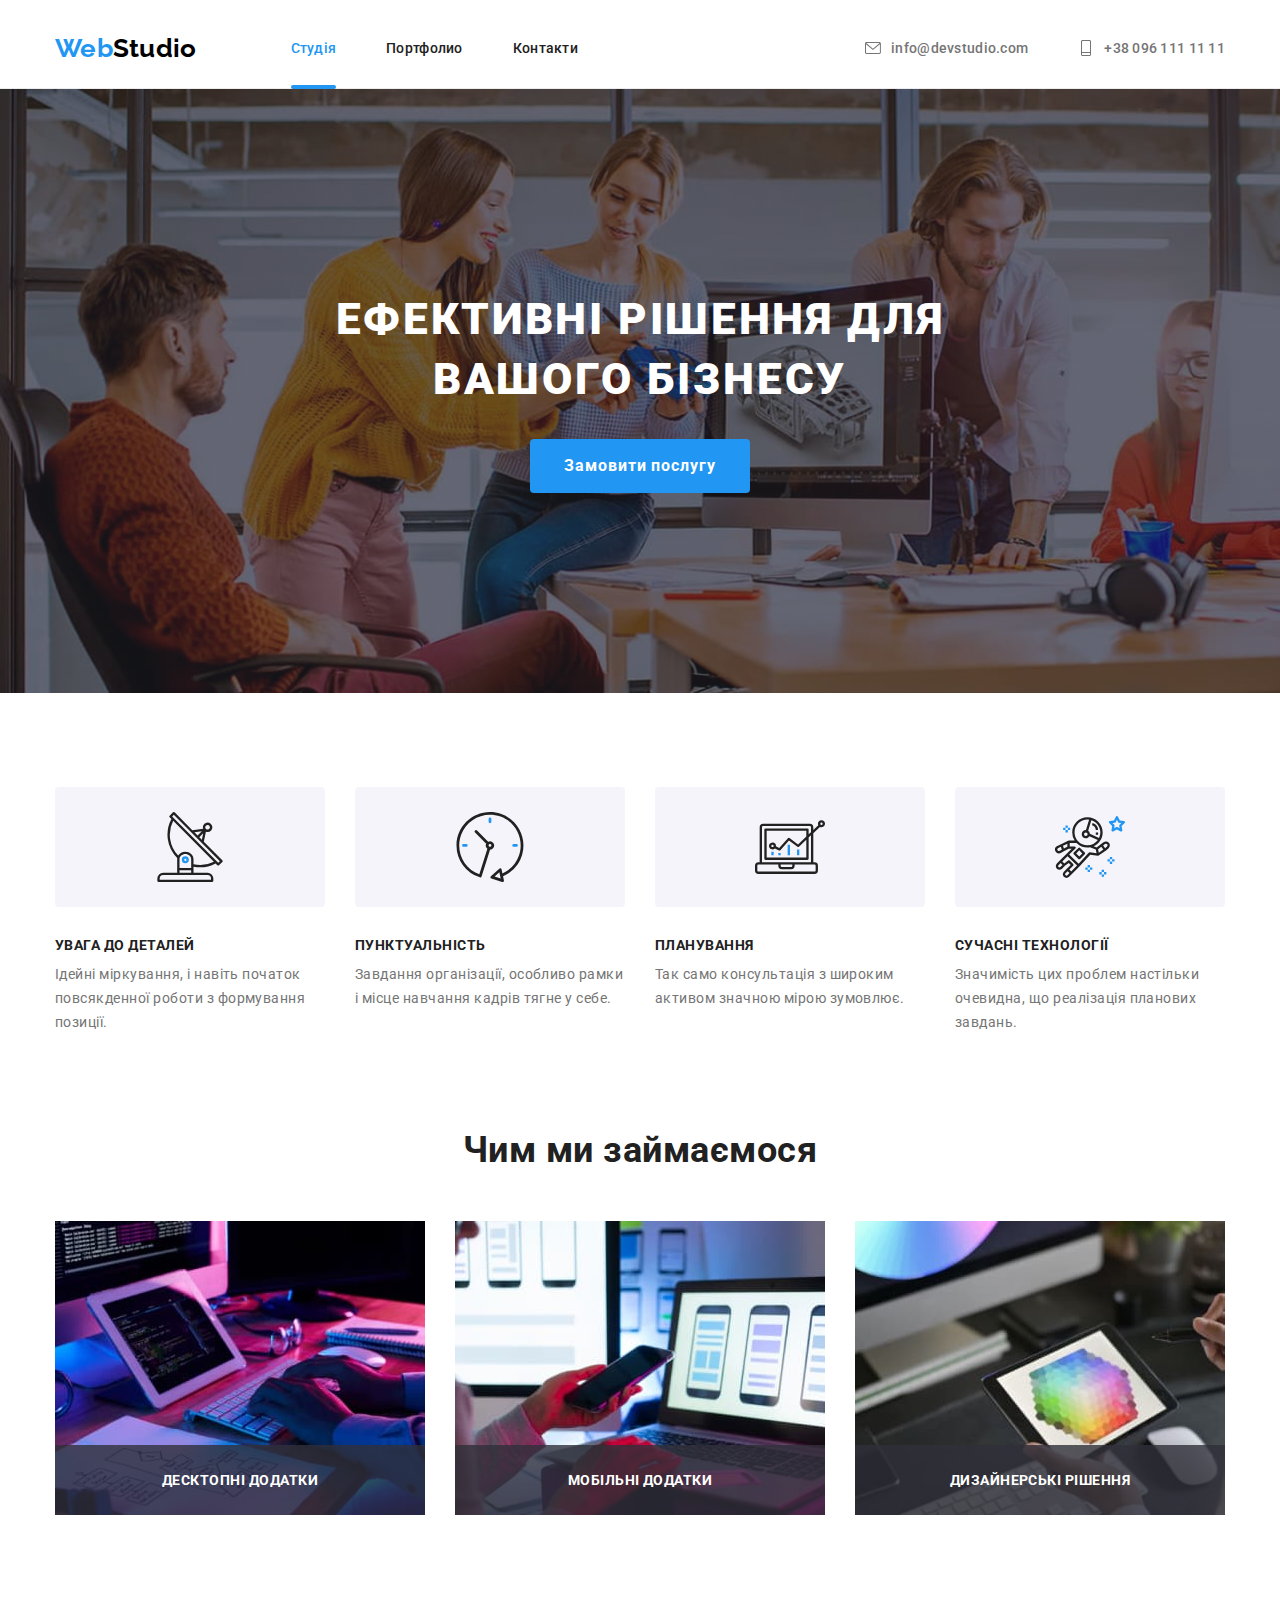
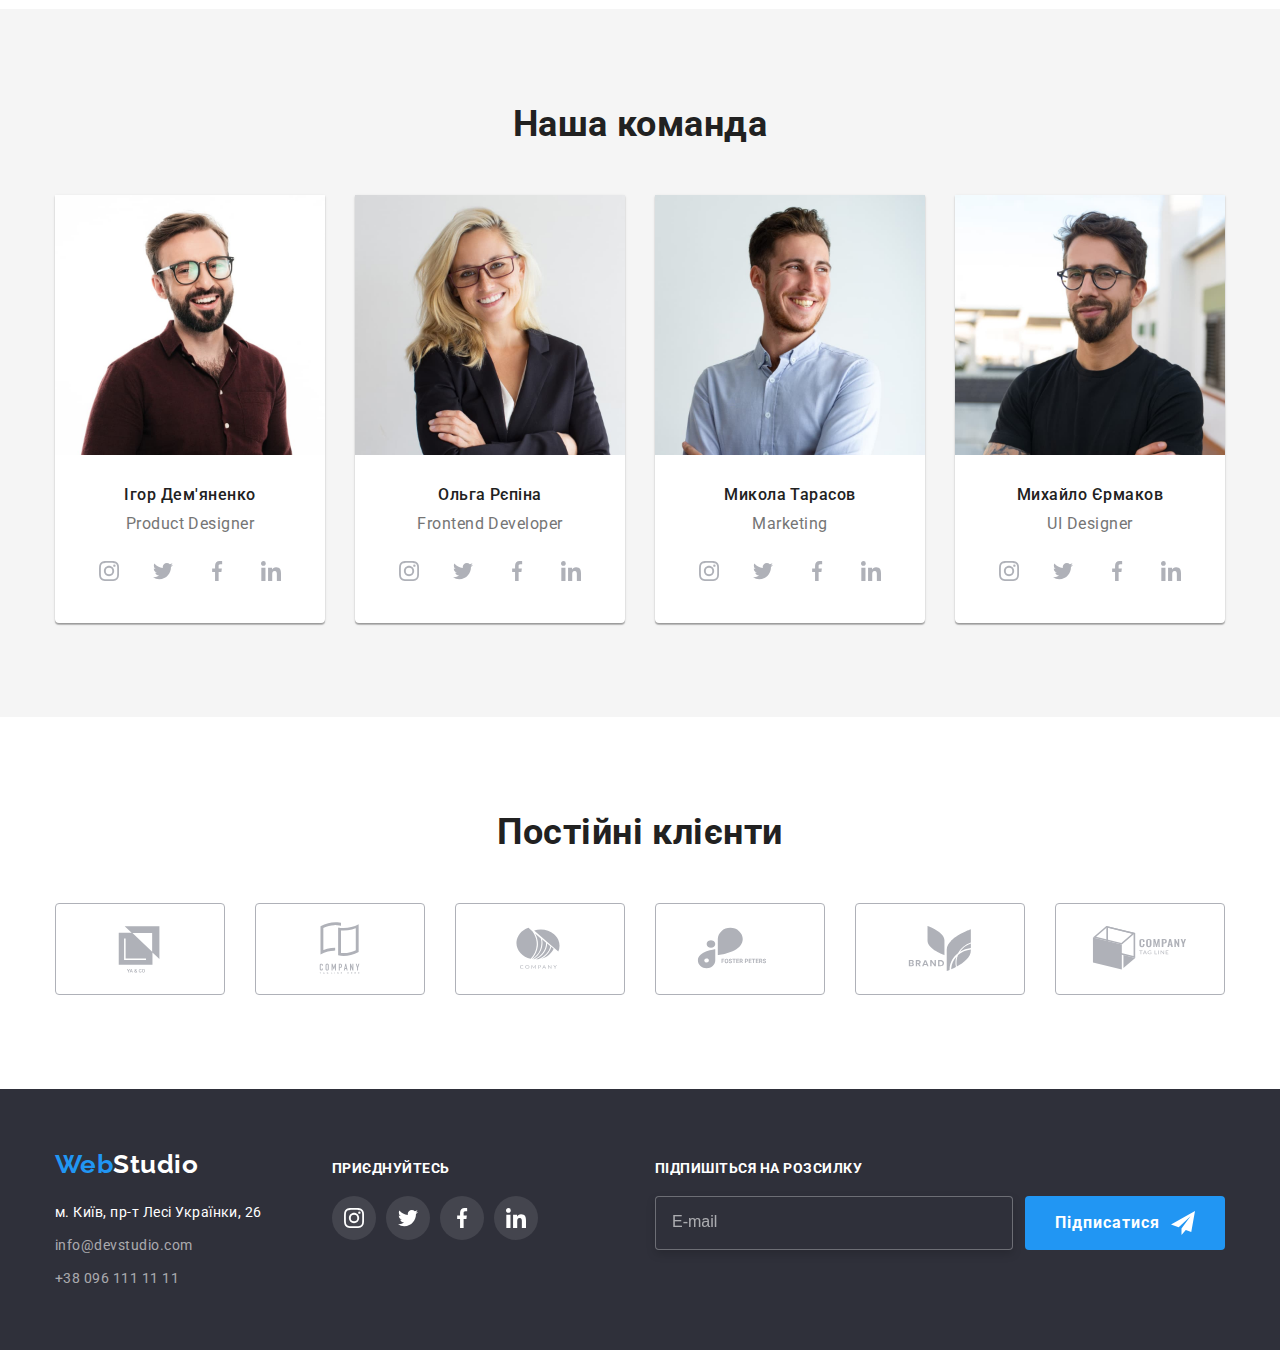
<file: index.html>
<!DOCTYPE html>
<html lang="uk">
  <head>
    <meta charset="UTF-8" />
    <meta http-equiv="X-UA-Compatible" content="IE=edge" />
    <meta name="viewport" content="width=device-width, initial-scale=1.0" />
    <link
      href="https://fonts.googleapis.com/css2?family=Raleway:wght@700&family=Roboto:wght@400;500;700;900&display=swap"
      rel="stylesheet"
    />
    <link
      rel="stylesheet"
      href="https://cdnjs.cloudflare.com/ajax/libs/modern-normalize/1.1.0/modern-normalize.min.css"
      integrity="sha512-wpPYUAdjBVSE4KJnH1VR1HeZfpl1ub8YT/NKx4PuQ5NmX2tKuGu6U/JRp5y+Y8XG2tV+wKQpNHVUX03MfMFn9Q=="
      crossorigin="anonymous"
      referrerpolicy="no-referrer"
    />
    <link rel="stylesheet" href="./css/main.min.css" />
    <title>Web Studio</title>
  </head>

  <body>
    <!--Шапка сайта-->
    <header class="page-header">
      <div class="container">
        <a class="logo link" lang="en" href="index.html"
          >Web<span class="logo--header">Studio</span></a
        >
        <nav class="navigation">
          <ul class="navigation__list list">
            <li class="navigation__item">
              <a class="navigation__link navigation__link--active link" href="./index.html"
                >Студія</a
              >
            </li>
            <li class="navigation__item">
              <a class="navigation__link link" href="./portfolio.html">Портфолио</a>
            </li>
            <li class="navigation__item">
              <a class="navigation__link link" href="">Контакти</a>
            </li>
          </ul>
        </nav>
        <ul class="contacts__list list">
          <li class="contacts__item">
            <a class="contacts__link link" href="mailto:info@devstudio.com"
              >info@devstudio.com
              <svg class="contacts__icon">
                <use href="./images/icons.svg#icon-email"></use>
              </svg>
            </a>
          </li>
          <li class="contacts__item">
            <a class="contacts__link link" href="tel:+380961111111"
              >+38 096 111 11 11
              <svg class="contacts__icon">
                <use href="./images/icons.svg#icon-telephone"></use>
              </svg>
            </a>
          </li>
        </ul>
      </div>
    </header>
    <main>
      <!--Герой-->
      <section class="hero">
        <div class="hero__container">
          <h1 class="hero__header">
            Ефективні рішення для <br />
            вашого бізнесу
          </h1>
          <button class="button button--hero" type="button" data-modal-open>
            Замовити послугу
          </button>
        </div>
      </section>
      <!--Переваги-->
      <section class="advantages">
        <div class="container">
          <h2 class="visually-hidden">Особливості</h2>
          <ul class="advantages__list list">
            <li class="advantages__item">
              <div class="advantages__container">
                <svg class="advantages__icon">
                  <use href="./images/icons.svg#icon-antenna"></use>
                </svg>
              </div>
              <h3 class="advantages__title">Увага до деталей</h3>
              <p class="advantages__description">
                Ідейні міркування, і навіть початок повсякденної роботи з формування позиції.
              </p>
            </li>
            <li class="advantages__item">
              <div class="advantages__container">
                <svg class="advantages__icon">
                  <use href="./images/icons.svg#icon-clock"></use>
                </svg>
              </div>
              <h3 class="advantages__title">Пунктуальність</h3>
              <p class="advantages__description">
                Завдання організації, особливо рамки і місце навчання кадрів тягне у себе.
              </p>
            </li>
            <li class="advantages__item">
              <div class="advantages__container">
                <svg class="advantages__icon">
                  <use href="./images/icons.svg#icon-diagram"></use>
                </svg>
              </div>
              <h3 class="advantages__title">Планування</h3>
              <p class="advantages__description">
                Так само консультація з широким активом значною мірою зумовлює.
              </p>
            </li>
            <li class="advantages__item">
              <div class="advantages__container">
                <svg class="advantages__icon">
                  <use href="./images/icons.svg#icon-astronaut"></use>
                </svg>
              </div>
              <h3 class="advantages__title">Сучасні технології</h3>
              <p class="advantages__description">
                Значимість цих проблем настільки очевидна, що реалізація планових завдань.
              </p>
            </li>
          </ul>
        </div>
      </section>
      <!--Чим ми займаємося-->
      <section class="specialization basic-section">
        <div class="container">
          <h2 class="basic-header">Чим ми займаємося</h2>
          <ul class="specialization__list list">
            <li class="specialization__item">
              <img src="./images/box_1.jpg" alt="Розробка сайтів для ПК" width="370" height="294" />
              <div class="specialization__card">
                <p class="specialization__description">Десктопні додатки</p>
              </div>
            </li>
            <li class="specialization__item">
              <img
                src="./images/box_2.jpg"
                alt="Розробка мобільної версії сайтів"
                width="370"
                height="294"
              />
              <div class="specialization__card">
                <p class="specialization__description">Мобільні додатки</p>
              </div>
            </li>
            <li class="specialization__item">
              <img
                src="./images/box_3.jpg"
                alt="Розробка версії сайтів для планшетів"
                width="370"
                height="294"
              />
              <div class="specialization__card">
                <p class="specialization__description">Дизайнерські рішення</p>
              </div>
            </li>
          </ul>
        </div>
      </section>
      <!--Наша команда-->
      <section class="team basic-section">
        <div class="container">
          <h2 class="basic-header">Наша команда</h2>
          <ul class="team__list list">
            <li class="team__item">
              <img
                src="./images/team_card_1.jpg"
                alt="фото Ігор Дем'яненко"
                width="270"
                height="260"
              />
              <div class="team__card">
                <h3 class="team__name">Ігор Дем'яненко</h3>
                <p class="team__position" lang="en">Product Designer</p>
                <ul class="social-networks list">
                  <li class="social-networks__item">
                    <a
                      class="social-networks__link"
                      href="https://www.instagram.com/"
                      lang="en"
                      aria-label="ikon instagram"
                      target="_blank"
                      rel="noopener noreferrer nofollow"
                    >
                      <svg class="social-networks__icon">
                        <use href="./images/icons.svg#icon-instagram"></use>
                      </svg>
                    </a>
                  </li>
                  <li class="social-networks__item">
                    <a
                      class="social-networks__link"
                      href="https://twitter.com/"
                      lang="en"
                      aria-label="ikon twitter"
                      target="_blank"
                      rel="noopener noreferrer nofollow"
                    >
                      <svg class="social-networks__icon">
                        <use href="./images/icons.svg#icon-twitter"></use>
                      </svg>
                    </a>
                  </li>
                  <li class="social-networks__item">
                    <a
                      class="social-networks__link"
                      href="https://www.facebook.com/"
                      lang="en"
                      aria-label="ikon facebook"
                      target="_blank"
                      rel="noopener noreferrer nofollow"
                    >
                      <svg class="social-networks__icon">
                        <use href="./images/icons.svg#icon-facebook"></use>
                      </svg>
                    </a>
                  </li>
                  <li class="social-networks__item">
                    <a
                      class="social-networks__link"
                      href="https://ua.linkedin.com/"
                      lang="en"
                      aria-label="ikon linkedin"
                      target="_blank"
                      rel="noopener noreferrer nofollow"
                    >
                      <svg class="social-networks__icon">
                        <use href="./images/icons.svg#icon-linkedin"></use>
                      </svg>
                    </a>
                  </li>
                </ul>
              </div>
            </li>
            <li class="team__item">
              <img
                src="./images/team_card_2.jpg"
                alt="фото Ольга Рєпіна"
                width="270"
                height="260"
              />
              <div class="team__card">
                <h3 class="team__name">Ольга Рєпіна</h3>
                <p class="team__position" lang="en">Frontend Developer</p>
                <ul class="social-networks list">
                  <li class="social-networks__item">
                    <a
                      class="social-networks__link"
                      href="https://www.instagram.com/"
                      lang="en"
                      aria-label="ikon instagram"
                      target="_blank"
                      rel="noopener noreferrer nofollow"
                    >
                      <svg class="social-networks__icon">
                        <use href="./images/icons.svg#icon-instagram"></use>
                      </svg>
                    </a>
                  </li>
                  <li class="social-networks__item">
                    <a
                      class="social-networks__link"
                      href="https://twitter.com/"
                      lang="en"
                      aria-label="ikon twitter"
                      target="_blank"
                      rel="noopener noreferrer nofollow"
                    >
                      <svg class="social-networks__icon">
                        <use href="./images/icons.svg#icon-twitter"></use>
                      </svg>
                    </a>
                  </li>
                  <li class="social-networks__item">
                    <a
                      class="social-networks__link"
                      href="https://www.facebook.com/"
                      lang="en"
                      aria-label="ikon facebook"
                      target="_blank"
                      rel="noopener noreferrer nofollow"
                    >
                      <svg class="social-networks__icon">
                        <use href="./images/icons.svg#icon-facebook"></use>
                      </svg>
                    </a>
                  </li>
                  <li class="social-networks__item">
                    <a
                      class="social-networks__link"
                      href="https://ua.linkedin.com/"
                      lang="en"
                      aria-label="ikon linkedin"
                      target="_blank"
                      rel="noopener noreferrer nofollow"
                    >
                      <svg class="social-networks__icon">
                        <use href="./images/icons.svg#icon-linkedin"></use>
                      </svg>
                    </a>
                  </li>
                </ul>
              </div>
            </li>
            <li class="team__item">
              <img
                src="./images/team_card_3.jpg"
                alt="фото Микола Тарасов"
                width="270"
                height="260"
              />
              <div class="team__card">
                <h3 class="team__name">Микола Тарасов</h3>
                <p class="team__position" lang="en">Marketing</p>
                <ul class="social-networks list">
                  <li class="social-networks__item">
                    <a
                      class="social-networks__link"
                      href="https://www.instagram.com/"
                      lang="en"
                      aria-label="ikon instagram"
                      target="_blank"
                      rel="noopener noreferrer nofollow"
                    >
                      <svg class="social-networks__icon">
                        <use href="./images/icons.svg#icon-instagram"></use>
                      </svg>
                    </a>
                  </li>
                  <li class="social-networks__item">
                    <a
                      class="social-networks__link"
                      href="https://twitter.com/"
                      lang="en"
                      aria-label="ikon twitter"
                      target="_blank"
                      rel="noopener noreferrer nofollow"
                    >
                      <svg class="social-networks__icon">
                        <use href="./images/icons.svg#icon-twitter"></use>
                      </svg>
                    </a>
                  </li>
                  <li class="social-networks__item">
                    <a
                      class="social-networks__link"
                      href="https://www.facebook.com/"
                      lang="en"
                      aria-label="ikon facebook"
                      target="_blank"
                      rel="noopener noreferrer nofollow"
                    >
                      <svg class="social-networks__icon">
                        <use href="./images/icons.svg#icon-facebook"></use>
                      </svg>
                    </a>
                  </li>
                  <li class="social-networks__item">
                    <a
                      class="social-networks__link"
                      href="https://ua.linkedin.com/"
                      lang="en"
                      aria-label="ikon linkedin"
                      target="_blank"
                      rel="noopener noreferrer nofollow"
                    >
                      <svg class="social-networks__icon">
                        <use href="./images/icons.svg#icon-linkedin"></use>
                      </svg>
                    </a>
                  </li>
                </ul>
              </div>
            </li>
            <li class="team__item">
              <img
                src="./images/team_card_4.jpg"
                alt="фото Михайло Єрмаков"
                width="270"
                height="260"
              />
              <div class="team__card">
                <h3 class="team__name">Михайло Єрмаков</h3>
                <p class="team__position" lang="en">UI Designer</p>
                <ul class="social-networks list">
                  <li class="social-networks__item">
                    <a
                      class="social-networks__link"
                      href="https://www.instagram.com/"
                      lang="en"
                      aria-label="ikon instagram"
                      target="_blank"
                      rel="noopener noreferrer nofollow"
                    >
                      <svg class="social-networks__icon">
                        <use href="./images/icons.svg#icon-instagram"></use>
                      </svg>
                    </a>
                  </li>
                  <li class="social-networks__item">
                    <a
                      class="social-networks__link"
                      href="https://twitter.com/"
                      lang="en"
                      aria-label="ikon twitter"
                      target="_blank"
                      rel="noopener noreferrer nofollow"
                    >
                      <svg class="social-networks__icon">
                        <use href="./images/icons.svg#icon-twitter"></use>
                      </svg>
                    </a>
                  </li>
                  <li class="social-networks__item">
                    <a
                      class="social-networks__link"
                      href="https://www.facebook.com/"
                      lang="en"
                      aria-label="ikon facebook"
                      target="_blank"
                      rel="noopener noreferrer nofollow"
                    >
                      <svg class="social-networks__icon">
                        <use href="./images/icons.svg#icon-facebook"></use>
                      </svg>
                    </a>
                  </li>
                  <li class="social-networks__item">
                    <a
                      class="social-networks__link"
                      href="https://ua.linkedin.com/"
                      lang="en"
                      aria-label="ikon linkedin"
                      target="_blank"
                      rel="noopener noreferrer nofollow"
                    >
                      <svg class="social-networks__icon">
                        <use href="./images/icons.svg#icon-linkedin"></use>
                      </svg>
                    </a>
                  </li>
                </ul>
              </div>
            </li>
          </ul>
        </div>
      </section>
      <!-- Клієнти -->
      <section class="clients basic-section">
        <div class="container">
          <h2 class="basic-header">Постійні клієнти</h2>
          <ul class="clients__list list">
            <li class="clients__item">
              <a class="clients__link" href="">
                <svg class="clients__icon">
                  <use href="./images/icons.svg#icon-client_1"></use>
                </svg>
              </a>
            </li>
            <li class="clients__item">
              <a class="clients__link" href="">
                <svg class="clients__icon">
                  <use href="./images/icons.svg#icon-client_2"></use>
                </svg>
              </a>
            </li>
            <li class="clients__item">
              <a class="clients__link" href="">
                <svg class="clients__icon">
                  <use href="./images/icons.svg#icon-client_3"></use>
                </svg>
              </a>
            </li>
            <li class="clients__item">
              <a class="clients__link" href="">
                <svg class="clients__icon">
                  <use href="./images/icons.svg#icon-client_4"></use>
                </svg>
              </a>
            </li>
            <li class="clients__item">
              <a class="clients__link" href="">
                <svg class="clients__icon">
                  <use href="./images/icons.svg#icon-client_5"></use>
                </svg>
              </a>
            </li>
            <li class="clients__item">
              <a class="clients__link" href="">
                <svg class="clients__icon">
                  <use href="./images/icons.svg#icon-client_6"></use>
                </svg>
              </a>
            </li>
          </ul>
        </div>
      </section>
    </main>
    <!--Підвал-->
    <footer class="page-footer">
      <div class="container">
        <div class="footer-contacts-container">
          <a class="logo link" lang="en" href="index.html"
            >Web<span class="logo--footer">Studio</span></a
          >
          <address class="footer-contacts">
            <ul class="footer-contacts__list list">
              <li class="footer-contacts__item">
                <a
                  class="footer-contacts__link_map link"
                  href="https://goo.gl/maps/CPtrU1FHBa2aNyZL9"
                  target="_blank"
                  rel="noopener noreferrer nofollow"
                  >м. Київ, пр-т Лесі Українки, 26</a
                >
              </li>
              <li class="footer-contacts__item">
                <a class="footer-contacts__link link" href="mailto:info@devstudio.com"
                  >info@devstudio.com</a
                >
              </li>
              <li class="footer-contacts__item">
                <a class="footer-contacts__link link" href="tel:+380961111111">+38 096 111 11 11</a>
              </li>
            </ul>
          </address>
        </div>
        <div class="footer-social-container">
          <strong class="footer-header">Приєднуйтесь</strong>
          <ul class="social-networks list">
            <li class="social-networks__item">
              <a
                class="social-networks__link social-networks__link-footer"
                href="https://www.instagram.com/"
                lang="en"
                aria-label="ikon instagram"
                target="_blank"
                rel="noopener noreferrer nofollow"
              >
                <svg class="social-networks__icon social-networks__icon_footer">
                  <use href="./images/icons.svg#icon-instagram"></use>
                </svg>
              </a>
            </li>
            <li class="social-networks__item">
              <a
                class="social-networks__link social-networks__link-footer"
                href="https://twitter.com/"
                lang="en"
                aria-label="ikon twitter"
                target="_blank"
                rel="noopener noreferrer nofollow"
              >
                <svg class="social-networks__icon social-networks__icon_footer">
                  <use href="./images/icons.svg#icon-twitter"></use>
                </svg>
              </a>
            </li>
            <li class="social-networks__item">
              <a
                class="social-networks__link social-networks__link-footer"
                href="https://www.facebook.com/"
                lang="en"
                aria-label="ikon facebook"
                target="_blank"
                rel="noopener noreferrer nofollow"
              >
                <svg class="social-networks__icon social-networks__icon_footer">
                  <use href="./images/icons.svg#icon-facebook"></use>
                </svg>
              </a>
            </li>
            <li class="social-networks__item">
              <a
                class="social-networks__link social-networks__link-footer"
                href="https://ua.linkedin.com/"
                lang="en"
                aria-label="ikon linkedin"
                target="_blank"
                rel="noopener noreferrer nofollow"
              >
                <svg class="social-networks__icon social-networks__icon_footer">
                  <use href="./images/icons.svg#icon-linkedin"></use>
                </svg>
              </a>
            </li>
          </ul>
        </div>
        <form class="footer-form">
          <strong class="footer-header">Підпишіться на розсилку</strong>
          <div class="footer-form__position">
            <input
              class="footer-form__input"
              type="email"
              name="user_email"
              placeholder="E-mail"
              required
            />
            <button class="button button--footer-form" type="submit">
              Підписатися
              <svg class="button--footer-form-icon">
                <use href="./images/icons.svg#icon-send"></use>
              </svg>
            </button>
          </div>
        </form>
      </div>
    </footer>
    <div class="backdrop is-hidden" data-modal>
      <div class="modal-window">
        <button class="modal-window__close-button" type="button" data-modal-close>
          <svg class="modal-window__close-icon">
            <use href="./images/icons.svg#icon-close"></use>
          </svg>
        </button>
        <p class="modal-form-header">Залиште свої дані, ми вам передзвонимо</p>
        <form class="modal-form">
          <label class="modal-form__field">
            <span class="modal-form__name">Ім'я</span>
            <span class="modal-form__position">
              <input
                class="modal-form__input"
                type="text"
                required
                pattern="[a-zA-Zа-яА-ЯіІїЇ]+"
                name="user_name"
              />
              <svg class="modal-form__icon" width="18px" height="18px">
                <use href="./images/icons.svg#icon-form-name"></use>
              </svg>
            </span>
          </label>
          <label class="modal-form__field">
            <span class="modal-form__name">Телефон</span>
            <span class="modal-form__position">
              <input
                class="modal-form__input"
                type="tel"
                required
                pattern="[0-9]{3}-[0-9]{3}-[0-9]{2}-[0-9]{2}"
                title="xxx-xxx-xx-xx"
                name="user_phone"
              />
              <svg class="modal-form__icon" width="18px" height="18px">
                <use href="./images/icons.svg#icon-form-phone"></use>
              </svg>
            </span>
          </label>
          <label class="modal-form__field">
            <span class="modal-form__name">Пошта</span>
            <span class="modal-form__position">
              <input class="modal-form__input" type="email" name="user_email" />
              <svg class="modal-form__icon" width="18px" height="18px">
                <use href="./images/icons.svg#icon-form-email"></use>
              </svg>
            </span>
          </label>
          <label class="modal-form__message">
            <span class="modal-form__name">Коментар</span>
            <textarea
              class="modal-form__user-message"
              name="user_message"
              placeholder="Введіть текст"
            ></textarea>
          </label>
          <label class="modal-form__check">
            <input
              class="modal-form__base-checkbox"
              type="checkbox"
              name="privacy_policy"
              required
            />
            <svg class="modal-form__custom-checkbox">
              <use
                class="modal-form__custom-checkbox--on"
                href="./images/icons.svg#icon-check"
              ></use></svg
            >Погоджуюся з розсилкою та приймаю
            <a href="" class="modal-form__privacy-policy">Умови договору</a>
          </label>
          <button class="button button--form" type="submit">Відправити</button>
        </form>
      </div>
    </div>
    <script src="./js/modal.js"></script>
  </body>
</html>
</file>
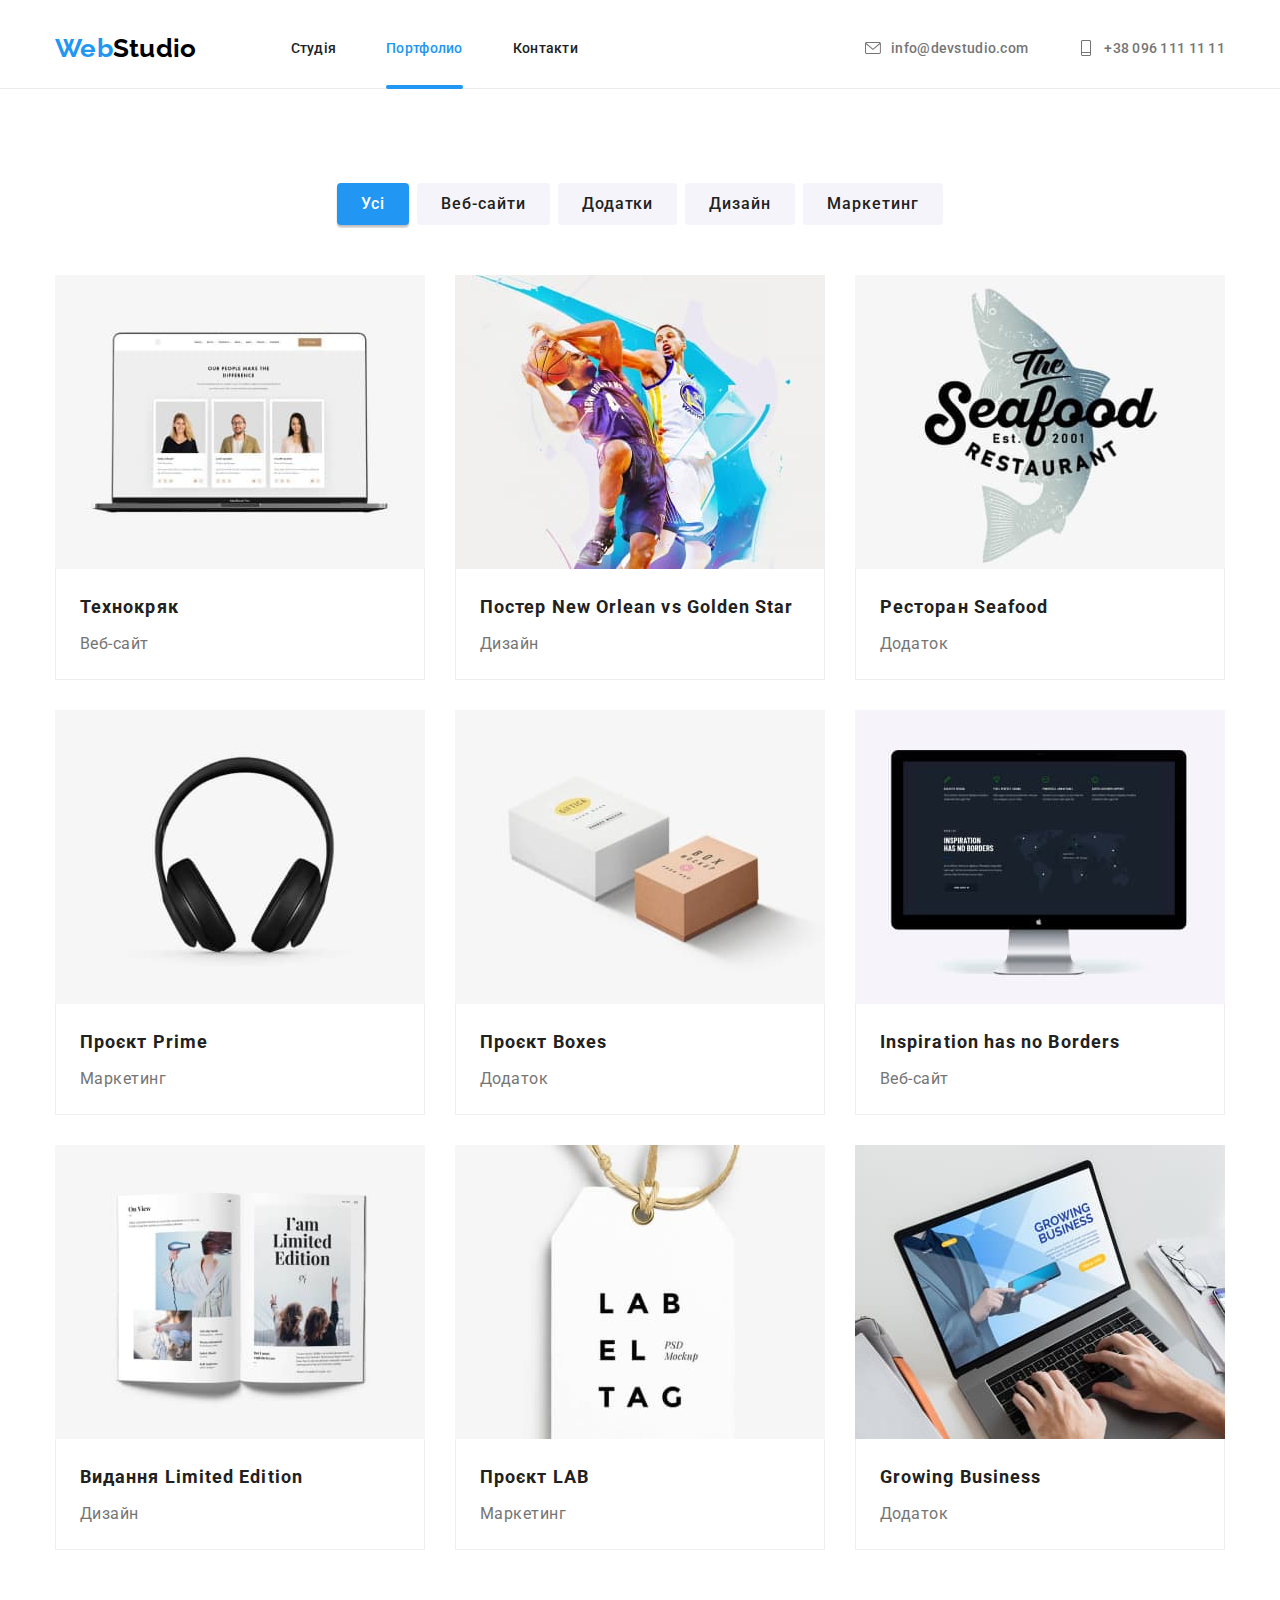
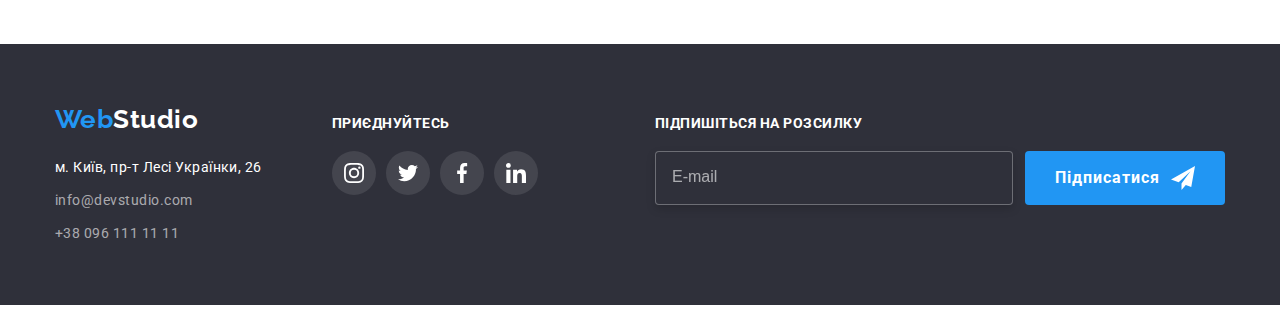
<file: portfolio.html>
<!DOCTYPE html>
<html lang="uk">
  <head>
    <meta charset="UTF-8" />
    <meta http-equiv="X-UA-Compatible" content="IE=edge" />
    <meta name="viewport" content="width=device-width, initial-scale=1.0" />
    <link
      href="https://fonts.googleapis.com/css2?family=Raleway:wght@700&family=Roboto:wght@400;500;700;900&display=swap"
      rel="stylesheet"
    />
    <link
      rel="stylesheet"
      href="https://cdnjs.cloudflare.com/ajax/libs/modern-normalize/1.1.0/modern-normalize.min.css"
      integrity="sha512-wpPYUAdjBVSE4KJnH1VR1HeZfpl1ub8YT/NKx4PuQ5NmX2tKuGu6U/JRp5y+Y8XG2tV+wKQpNHVUX03MfMFn9Q=="
      crossorigin="anonymous"
      referrerpolicy="no-referrer"
    />
    <link rel="stylesheet" href="./css/main.min.css" />
    <title>Portfolio</title>
  </head>

  <body>
    <!--Шапка сайта-->
    <header class="page-header">
      <div class="container">
        <a class="logo link" lang="en" href="index.html"
          >Web<span class="logo--header">Studio</span></a
        >
        <nav class="navigation">
          <ul class="navigation__list list">
            <li class="navigation__item">
              <a class="navigation__link link" href="./index.html">Студія</a>
            </li>
            <li class="navigation__item">
              <a class="navigation__link navigation__link--active link" href="./portfolio.html"
                >Портфолио</a
              >
            </li>
            <li class="navigation__item">
              <a class="navigation__link link" href="">Контакти</a>
            </li>
          </ul>
        </nav>
        <ul class="contacts__list list">
          <li class="contacts__item">
            <a class="contacts__link link" href="mailto:info@devstudio.com"
              >info@devstudio.com
              <svg class="contacts__icon">
                <use href="./images/icons.svg#icon-email"></use>
              </svg>
            </a>
          </li>
          <li class="contacts__item">
            <a class="contacts__link link" href="tel:+380961111111"
              >+38 096 111 11 11
              <svg class="contacts__icon">
                <use href="./images/icons.svg#icon-telephone"></use>
              </svg>
            </a>
          </li>
        </ul>
      </div>
    </header>
    <main>
      <section class="projects basic-section">
        <div class="container">
          <h1 class="visually-hidden">Проекти</h1>
          <ul class="selection-buttons list">
            <li class="selection-buttons__item">
              <button class="button selection-buttons__projects button--current" type="button">
                Усі
              </button>
            </li>
            <li class="selection-buttons__item">
              <button class="button selection-buttons__projects" type="button">Веб-сайти</button>
            </li>
            <li class="selection-buttons__item">
              <button class="button selection-buttons__projects" type="button">Додатки</button>
            </li>
            <li class="selection-buttons__item">
              <button class="button selection-buttons__projects" type="button">Дизайн</button>
            </li>
            <li class="selection-buttons__item">
              <button class="button selection-buttons__projects" type="button">Маркетинг</button>
            </li>
          </ul>
          <ul class="projects-list list">
            <li class="projects-list__item">
              <a class="link projects-list__link" href="">
                <div class="position-description">
                  <img src="./images/portfolio_1.jpg" alt="Технокряк" width="370" height="294" />
                  <div class="description">
                    <p class="description__text">
                      Ресурс пропонує комплексні пропозиції з різним рівнем функціоналу та сервісів.
                      Все це дозволить відвідувачу отримати вичерпні відомості про компанію чи
                      приватну особу.
                    </p>
                  </div>
                </div>
                <div class="short-description">
                  <h2 class="short-description__title">Технокряк</h2>
                  <p class="short-description__text">Веб-сайт</p>
                </div>
              </a>
            </li>
            <li class="projects-list__item">
              <a class="link projects-list__link" href="">
                <div class="position-description">
                  <img
                    src="./images/portfolio_2.jpg"
                    alt="Постер New Orlean vs Golden Star"
                    width="370"
                    height="294"
                  />
                  <div class="description">
                    <p class="description__text">
                      Ресурс пропонує комплексні пропозиції з різним рівнем функціоналу та сервісів.
                      Все це дозволить відвідувачу отримати вичерпні відомості про компанію чи
                      приватну особу.
                    </p>
                  </div>
                </div>
                <div class="short-description">
                  <h2 class="short-description__title">
                    Постер <span lang="en">New Orlean vs Golden Star</span>
                  </h2>
                  <p class="short-description__text">Дизайн</p>
                </div>
              </a>
            </li>
            <li class="projects-list__item">
              <a class="link projects-list__link" href="">
                <div class="position-description">
                  <img
                    src="./images/portfolio_3.jpg"
                    alt="Ресторан Seafood"
                    width="370"
                    height="294"
                  />
                  <div class="description">
                    <p class="description__text">
                      Ресурс пропонує комплексні пропозиції з різним рівнем функціоналу та сервісів.
                      Все це дозволить відвідувачу отримати вичерпні відомості про компанію чи
                      приватну особу.
                    </p>
                  </div>
                </div>
                <div class="short-description">
                  <h2 class="short-description__title">Ресторан <span lang="en">Seafood</span></h2>
                  <p class="short-description__text">Додаток</p>
                </div>
              </a>
            </li>
            <li class="projects-list__item">
              <a class="link projects-list__linkk" href="">
                <div class="position-description">
                  <img src="./images/portfolio_4.jpg" alt="Проєкт Prime" width="370" height="294" />
                  <div class="description">
                    <p class="description__text">
                      Ресурс пропонує комплексні пропозиції з різним рівнем функціоналу та сервісів.
                      Все це дозволить відвідувачу отримати вичерпні відомості про компанію чи
                      приватну особу.
                    </p>
                  </div>
                </div>
                <div class="short-description">
                  <h2 class="short-description__title">Проєкт <span lang="en">Prime</span></h2>
                  <p class="short-description__text">Маркетинг</p>
                </div>
              </a>
            </li>
            <li class="projects-list__item">
              <a class="link projects-list__link" href="">
                <div class="position-description">
                  <img src="./images/portfolio_5.jpg" alt="Проєкт Boxes" width="370" height="294" />
                  <div class="description">
                    <p class="description__text">
                      Ресурс пропонує комплексні пропозиції з різним рівнем функціоналу та сервісів.
                      Все це дозволить відвідувачу отримати вичерпні відомості про компанію чи
                      приватну особу.
                    </p>
                  </div>
                </div>
                <div class="short-description">
                  <h2 class="short-description__title">Проєкт <span lang="en">Boxes</span></h2>
                  <p class="short-description__text">Додаток</p>
                </div>
              </a>
            </li>
            <li class="projects-list__item">
              <a class="link projects-list__link" href="">
                <div class="position-description">
                  <img
                    src="./images/portfolio_6.jpg"
                    alt="Inspiration has no Borders"
                    width="370"
                    height="294"
                  />
                  <div class="description">
                    <p class="description__text">
                      Ресурс пропонує комплексні пропозиції з різним рівнем функціоналу та сервісів.
                      Все це дозволить відвідувачу отримати вичерпні відомості про компанію чи
                      приватну особу.
                    </p>
                  </div>
                </div>
                <div class="short-description">
                  <h2 class="short-description__title" lang="en">Inspiration has no Borders</h2>
                  <p class="short-description__text">Веб-сайт</p>
                </div>
              </a>
            </li>
            <li class="projects-list__item">
              <a class="link projects-list__link" href="">
                <div class="position-description">
                  <img
                    src="./images/portfolio_7.jpg"
                    alt="Видання Limited Edition"
                    width="370"
                    height="294"
                  />
                  <div class="description">
                    <p class="description__text">
                      Ресурс пропонує комплексні пропозиції з різним рівнем функціоналу та сервісів.
                      Все це дозволить відвідувачу отримати вичерпні відомості про компанію чи
                      приватну особу.
                    </p>
                  </div>
                </div>
                <div class="short-description">
                  <h2 class="short-description__title">
                    Видання <span lang="en">Limited Edition</span>
                  </h2>
                  <p class="short-description__text">Дизайн</p>
                </div>
              </a>
            </li>
            <li class="projects-list__item">
              <a class="link projects-list__link" href="">
                <div class="position-description">
                  <img src="./images/portfolio_8.jpg" alt="Проєкт LAB" width="370" height="294" />
                  <div class="description">
                    <p class="description__text">
                      Ресурс пропонує комплексні пропозиції з різним рівнем функціоналу та сервісів.
                      Все це дозволить відвідувачу отримати вичерпні відомості про компанію чи
                      приватну особу.
                    </p>
                  </div>
                </div>
                <div class="short-description">
                  <h2 class="short-description__title">Проєкт <span lang="en">LAB</span></h2>
                  <p class="short-description__text">Маркетинг</p>
                </div>
              </a>
            </li>
            <li class="projects-list__item">
              <a class="link projects-list__link" href="">
                <div class="position-description">
                  <img
                    src="./images/portfolio_9.jpg"
                    alt="Growing Business"
                    width="370"
                    height="294"
                  />
                  <div class="description">
                    <p class="description__text">
                      Ресурс пропонує комплексні пропозиції з різним рівнем функціоналу та сервісів.
                      Все це дозволить відвідувачу отримати вичерпні відомості про компанію чи
                      приватну особу.
                    </p>
                  </div>
                </div>
                <div class="short-description">
                  <h2 class="short-description__title" lang="en">Growing Business</h2>
                  <p class="short-description__text">Додаток</p>
                </div>
              </a>
            </li>
          </ul>
        </div>
      </section>
    </main>
    <!--Підвал-->
    <footer class="page-footer">
      <div class="container">
        <div class="footer-contacts-container">
          <a class="logo link" lang="en" href="index.html"
            >Web<span class="logo--footer">Studio</span></a
          >
          <address class="footer-contacts">
            <ul class="footer-contacts__list list">
              <li class="footer-contacts__item">
                <a
                  class="footer-contacts__link_map link"
                  href="https://goo.gl/maps/CPtrU1FHBa2aNyZL9"
                  target="_blank"
                  rel="noopener noreferrer nofollow"
                  >м. Київ, пр-т Лесі Українки, 26</a
                >
              </li>
              <li class="footer-contacts__item">
                <a class="footer-contacts__link link" href="mailto:info@devstudio.com"
                  >info@devstudio.com</a
                >
              </li>
              <li class="footer-contacts__item">
                <a class="footer-contacts__link link" href="tel:+380961111111">+38 096 111 11 11</a>
              </li>
            </ul>
          </address>
        </div>
        <div class="footer-social-container">
          <strong class="footer-header">Приєднуйтесь</strong>
          <ul class="social-networks list">
            <li class="social-networks__item">
              <a
                class="social-networks__link social-networks__link-footer"
                href="https://www.instagram.com/"
                lang="en"
                aria-label="ikon instagram"
                target="_blank"
                rel="noopener noreferrer nofollow"
              >
                <svg class="social-networks__icon social-networks__icon_footer">
                  <use href="./images/icons.svg#icon-instagram"></use>
                </svg>
              </a>
            </li>
            <li class="social-networks__item">
              <a
                class="social-networks__link social-networks__link-footer"
                href="https://twitter.com/"
                lang="en"
                aria-label="ikon twitter"
                target="_blank"
                rel="noopener noreferrer nofollow"
              >
                <svg class="social-networks__icon social-networks__icon_footer">
                  <use href="./images/icons.svg#icon-twitter"></use>
                </svg>
              </a>
            </li>
            <li class="social-networks__item">
              <a
                class="social-networks__link social-networks__link-footer"
                href="https://www.facebook.com/"
                lang="en"
                aria-label="ikon facebook"
                target="_blank"
                rel="noopener noreferrer nofollow"
              >
                <svg class="social-networks__icon social-networks__icon_footer">
                  <use href="./images/icons.svg#icon-facebook"></use>
                </svg>
              </a>
            </li>
            <li class="social-networks__item">
              <a
                class="social-networks__link social-networks__link-footer"
                href="https://ua.linkedin.com/"
                lang="en"
                aria-label="ikon linkedin"
                target="_blank"
                rel="noopener noreferrer nofollow"
              >
                <svg class="social-networks__icon social-networks__icon_footer">
                  <use href="./images/icons.svg#icon-linkedin"></use>
                </svg>
              </a>
            </li>
          </ul>
        </div>
        <form class="footer-form">
          <strong class="footer-header">Підпишіться на розсилку</strong>
          <div class="footer-form__position">
            <input
              class="footer-form__input"
              type="email"
              name="user_email"
              placeholder="E-mail"
              required
            />
            <button class="button button--footer-form" type="submit">
              Підписатися
              <svg class="button--footer-form-icon">
                <use href="./images/icons.svg#icon-send"></use>
              </svg>
            </button>
          </div>
        </form>
      </div>
    </footer>
  </body>
</html>
</file>
<file: css/main.min.css>
:root{--header-color: #212121;--text-color: #757575;--accent-color: #2196f3;--logo-color: #000000;--text-color-secondary: #ffffff;--background-hero-footer: #2f303a;--background-section-basic: #f5f5f5;--background-section-secondary: #f5f4fa;--transition-dur-tim: 250ms cubic-bezier(0.4, 0, 0.2, 1)}.visually-hidden{position:absolute;white-space:nowrap;width:1px;height:1px;overflow:hidden;border:0;padding:0;clip:rect(0 0 0 0);clip-path:inset(50%);margin:-1px}html{box-sizing:border-box}*,*::before,*::after{box-sizing:inherit}h1,h2,h3,h4,h5,h6,p{margin:0}img{display:block;max-width:100%;height:auto}body{font-family:Roboto,sans-serif;letter-spacing:.03em;color:var(--header-color);margin-left:auto;margin-right:auto}.link{text-decoration:none}.list{list-style:none;margin:0;padding:0}.basic-header{font-weight:700;font-size:36px;line-height:1.1666666667;text-align:center;margin-bottom:50px}.basic-section{padding-top:94px;padding-bottom:94px}.container{width:1200px;padding-left:15px;padding-right:15px;margin-left:auto;margin-right:auto}.logo{font-weight:700;font-size:26px;line-height:1.1923076923;color:var(--accent-color);font-family:Raleway,sans-serif;display:inline-block}.navigation{margin-left:94px}.navigation__list{display:flex}.navigation__item+.navigation__item{margin-left:50px}.navigation__link{display:block;padding-top:32px;padding-bottom:32px;color:var(--header-color);transition:color var(--transition-dur-tim)}.navigation__link:focus,.navigation__link:hover{color:var(--accent-color)}.contacts__list{display:flex;margin-left:auto}.contacts__item+.contacts__item{margin-left:50px}.contacts__link{display:flex;flex-direction:row-reverse;align-items:center;color:var(--text-color);padding-top:32px;padding-bottom:32px;transition:color var(--transition-dur-tim)}.contacts__link:hover,.contacts__link:focus{color:var(--accent-color)}.contacts__icon{width:16px;height:16px;fill:var(--text-color);margin-right:10px;transition:fill var(--transition-dur-tim)}.contacts__link:hover .contacts__icon,.contacts__link:focus .contacts__icon{fill:var(--accent-color)}.navigation__link--active{position:relative;color:var(--accent-color)}.navigation__link--active::after{content:"";position:absolute;bottom:-1px;left:0;width:100%;height:4px;border-radius:4px;background-color:var(--accent-color)}.button{color:var(--text-color-secondary);background-color:var(--accent-color);font-weight:700;font-size:16px;line-height:1.875;font-family:inherit;letter-spacing:.06em;text-align:center;border-radius:4px;cursor:pointer;border-color:rgba(0,0,0,0);transition:background-color var(--transition-dur-tim)}.button:hover,.button:focus{background-color:#188ce8}.social-networks{display:flex;justify-content:center;gap:10px}.social-networks__link{display:flex;justify-content:center;align-items:center;height:44px;width:44px;border-radius:50%;transition:background-color var(--transition-dur-tim)}.social-networks__link:hover,.social-networks__link:focus{background-color:var(--accent-color)}.social-networks__icon{width:20px;height:20px;fill:#afb1b8;transition:fill var(--transition-dur-tim)}.social-networks__link:hover .social-networks__icon,.social-networks__link:focus .social-networks__icon{fill:var(--text-color-secondary)}.footer-contacts{margin-top:20px}.footer-contacts__link_map{color:var(--text-color-secondary);font-style:normal;transition:color var(--transition-dur-tim)}.footer-contacts__link_map:hover,.footer-contacts__link_map:focus{color:var(--accent-color)}.footer-contacts__item+.footer-contacts__item{margin-top:9px}.footer-contacts__link{color:rgba(255,255,255,.6);font-style:normal;transition:color var(--transition-dur-tim)}.footer-contacts__link:focus,.footer-contacts__link:hover{color:var(--accent-color)}.footer-social-container{margin-left:70px}.social-networks__link-footer{background-color:rgba(255,255,255,.1)}.social-networks__icon_footer{fill:var(--text-color-secondary)}.footer-form{margin-left:auto;width:570px}.footer-form__position{display:flex}.footer-form__input{color:var(--text-color-secondary);background-color:#2f303a;width:358px;padding:15px 16px;border:1px solid rgba(255,255,255,.3);filter:drop-shadow(0px 4px 4px rgba(0, 0, 0, 0.15));border-radius:4px}.footer-form__input::placeholder{font-size:16px;line-height:1.25;color:rgba(255,255,255,.6)}.button--footer-form{display:flex;align-items:center;justify-content:space-between;width:200px;padding:10px 28px;margin-left:12px}.button--footer-form-icon{width:24px;height:24px}.backdrop{position:fixed;top:0;left:0;width:100%;height:100%;z-index:100;background-color:rgba(0,0,0,.2)}.backdrop.is-hidden{visibility:hidden;opacity:0;pointer-events:none}.modal-window{width:528px;position:absolute;top:50%;left:50%;transform:translate(-50%, -50%);padding:40px;background:#fff;box-shadow:0px 1px 3px rgba(0,0,0,.12),0px 1px 1px rgba(0,0,0,.14),0px 2px 1px rgba(0,0,0,.2);border-radius:4px}.modal-window__close-button{position:absolute;right:8px;top:8px;display:flex;justify-content:center;align-items:center;height:30px;width:30px;border-radius:50%;padding:0;cursor:pointer;border:1px solid rgba(0,0,0,.1);background-color:rgba(0,0,0,0);transition:border var(--transition-dur-tim)}.modal-window__close-button:focus,.modal-window__close-button:hover{outline:none;border:1px solid var(--accent-color)}.modal-window__close-icon{height:11px;width:11px;transition:fill var(--transition-dur-tim)}.modal-window__close-button:focus .modal-window__close-icon,.modal-window__close-button:hover .modal-window__close-icon{fill:var(--accent-color)}.modal-form-header{font-weight:700;font-size:20px;line-height:1.15;text-align:center;color:#212121;margin-bottom:12px}.modal-form{display:flex;flex-direction:column}.modal-form__field{margin-bottom:10px}.modal-form__name{display:block;font-weight:400;font-size:12px;line-height:1.15;letter-spacing:.01em;color:var(--text-color);margin-bottom:4px}.modal-form__position{position:relative;display:block}.modal-form__input{width:100%;height:40px;border:1px solid rgba(33,33,33,.2);border-radius:4px;padding-left:42px;transition:border-color var(--transition-dur-tim)}.modal-form__input:focus{outline:none;border-color:var(--accent-color)}.modal-form__icon{position:absolute;top:50%;transform:translateY(-50%);left:12px;transition:fill var(--transition-dur-tim)}.modal-form__input:focus+.modal-form__icon{fill:var(--accent-color)}.modal-form__user-message{height:120px;width:100%;padding:12px 16px;margin-bottom:20px;border:1px solid rgba(33,33,33,.2);border-radius:4px;resize:none;transition:border-color var(--transition-dur-tim)}.modal-form__user-message:focus{outline:none;border-color:var(--accent-color)}.modal-form__user-message::placeholder{font-weight:400;font-size:12px;line-height:1.16;letter-spacing:.01em;color:rgba(117,117,117,.5)}.modal-form__check{margin-bottom:30px;font-size:14px;line-height:1.7;color:var(--text-color)}.modal-form__base-checkbox{appearance:none;position:absolute}.modal-form__custom-checkbox{width:16px;height:15px;margin-left:12px;margin-right:7px;border-radius:2px;border:2px solid var(--header-color);cursor:pointer}.modal-form__base-checkbox:focus+.modal-form__custom-checkbox{border:2px solid var(--accent-color)}.modal-form__base-checkbox:checked+.modal-form__custom-checkbox{border:none}.modal-form__custom-checkbox--on{display:none}.modal-form__base-checkbox:checked+.modal-form__custom-checkbox>.modal-form__custom-checkbox--on{display:block}.modal-form__privacy-policy{color:var(--accent-color)}.modal-form__privacy-policy:hover{text-decoration:none}.button--form{width:200px;margin-right:auto;margin-left:auto;padding:10px 52px;box-shadow:0px 4px 4px rgba(0,0,0,.15)}.logo--header{color:var(--logo-color)}.page-header{font-weight:500;font-size:14px;line-height:1.1428571429;letter-spacing:.02em;border-color:var(--background-section-basic);border-bottom:1px solid #ececec}.page-header .container{display:flex;align-items:center}.hero__container{background-image:linear-gradient(rgba(47, 48, 58, 0.4), rgba(47, 48, 58, 0.4)),url(../images/hero.jpg);background-color:#c4c4c4;background-size:cover;max-width:1600px;margin-left:auto;margin-right:auto;padding-top:200px;padding-bottom:200px}.hero__header{color:var(--text-color-secondary);font-weight:900;font-size:44px;line-height:1.3636363636;text-transform:uppercase;letter-spacing:.06em;text-align:center;margin-bottom:30px}.button--hero{display:block;padding:10px 32px;margin-right:auto;margin-left:auto}.advantages{padding-top:94px}.advantages__list{display:flex;gap:30px}.advantages__item{flex-basis:calc((100% - 90px)/4)}.advantages__container{display:flex;justify-content:center;align-items:center;height:120px;width:100%;background:var(--background-section-secondary);border-radius:4px;margin-bottom:30px}.advantages__icon{width:70px;height:70px}.advantages__title{font-weight:700;font-size:14px;line-height:1.1428571429;text-transform:uppercase;margin-bottom:10px}.advantages__description{font-weight:400;font-size:14px;line-height:1.7142857143;color:var(--text-color);font-size:14px;line-height:1.71}.specialization__list{display:flex;gap:30px}.specialization__item{position:relative;flex-basis:calc((100% - 60px)/3)}.specialization__card{position:absolute;bottom:0;width:100%;height:70px;display:flex;align-items:center;justify-content:center;background-color:rgba(47,48,58,.8)}.specialization__description{font-weight:700;font-size:14px;line-height:1.1428571429;text-transform:uppercase;color:var(--text-color-secondary)}.team{background:var(--background-section-basic)}.team__list{display:flex;flex-wrap:wrap;gap:30px}.team__item{flex-basis:calc((100% - 90px)/4);background-color:var(--text-color-secondary);box-shadow:0px 1px 3px rgba(0,0,0,.12),0px 1px 1px rgba(0,0,0,.14),0px 2px 1px rgba(0,0,0,.2);border-radius:0px 0px 4px 4px}.team__card{padding-top:30px;padding-bottom:30px}.team__name{font-weight:500;font-size:16px;line-height:1.1875;text-align:center;margin-bottom:10px}.team__position{color:var(--text-color);font-size:16px;line-height:1.19;text-align:center;margin-bottom:16px}.clients__list{display:flex;column-gap:30px;justify-content:space-between}.clients__item{width:calc((100% - 150px)/6)}.clients__link{display:flex;height:92px;justify-content:center;align-items:center;border:1px solid #afb1b8;border-radius:4px;transition:border var(--transition-dur-tim)}.clients__link:hover,.clients__link:focus{border:1px solid var(--accent-color)}.clients__icon{width:106px;height:60px;fill:#afb1b8;transition:fill var(--transition-dur-tim)}.clients__link:hover .clients__icon,.clients__link:focus .clients__icon{fill:var(--accent-color)}.page-footer{padding-top:60px;padding-bottom:60px;background-color:var(--background-hero-footer);font-weight:400;font-size:14px;line-height:1.7142857143}.page-footer .container{display:flex;align-items:baseline}.footer-header{display:block;font-weight:700;font-size:14px;line-height:1.1428571429;text-transform:uppercase;color:var(--text-color-secondary);margin-bottom:20px}.logo--footer{color:var(--text-color-secondary)}.selection-buttons{display:flex;justify-content:center;margin-bottom:50px}.selection-buttons__item+.selection-buttons__item{margin-left:8px}.selection-buttons__projects{padding:6px 22px;background-color:var(--background-section-secondary);color:var(--header-color);font-weight:500;font-size:16px;line-height:1.625;transition:background-color var(--transition-dur-tim),color var(--transition-dur-tim),box-shadow var(--transition-dur-tim)}.selection-buttons__projects:hover,.selection-buttons__projects:focus{background-color:var(--accent-color);color:var(--text-color-secondary);box-shadow:0px 3px 1px rgba(0,0,0,.1),0px 1px 2px rgba(0,0,0,.08),0px 2px 2px rgba(0,0,0,.12)}.button--current{background-color:var(--accent-color);color:var(--text-color-secondary);box-shadow:0px 3px 1px rgba(0,0,0,.1),0px 1px 2px rgba(0,0,0,.08),0px 2px 2px rgba(0,0,0,.12)}.projects-list{display:flex;flex-wrap:wrap;gap:30px}.projects-list__item{flex-basis:calc((100% - 60px)/3)}.projects-list__link{display:block;transition:box-shadow var(--transition-dur-tim)}.projects-list__link:hover,.projects-list__link:focus{box-shadow:0px 1px 1px rgba(0,0,0,.12),0px 4px 4px rgba(0,0,0,.06),1px 4px 6px rgba(0,0,0,.16)}.projects-list__link:hover .description,.projects-list__link:focus .description{transform:translateY(0%)}.short-description{padding:20px 24px;border-left:1px solid #eee;border-right:1px solid #eee;border-bottom:1px solid #eee}.short-description__title{color:var(--header-color);font-weight:700;font-size:18px;line-height:2;letter-spacing:.06em;margin-bottom:4px}.short-description__text{color:var(--text-color);font-weight:400;font-size:16px;line-height:1.875;margin:0}.position-description{position:relative;overflow:hidden}.description{position:absolute;top:0;transform:translateY(100%);height:100%;width:100%;padding:0 24px;display:flex;align-items:center;background-color:rgba(33,150,243,.9);transition:transform var(--transition-dur-tim);overflow:auto}.description__text{font-weight:400;font-size:18px;line-height:1.5555555556;color:var(--text-color-secondary)}/*# sourceMappingURL=main.min.css.map */
</file>
